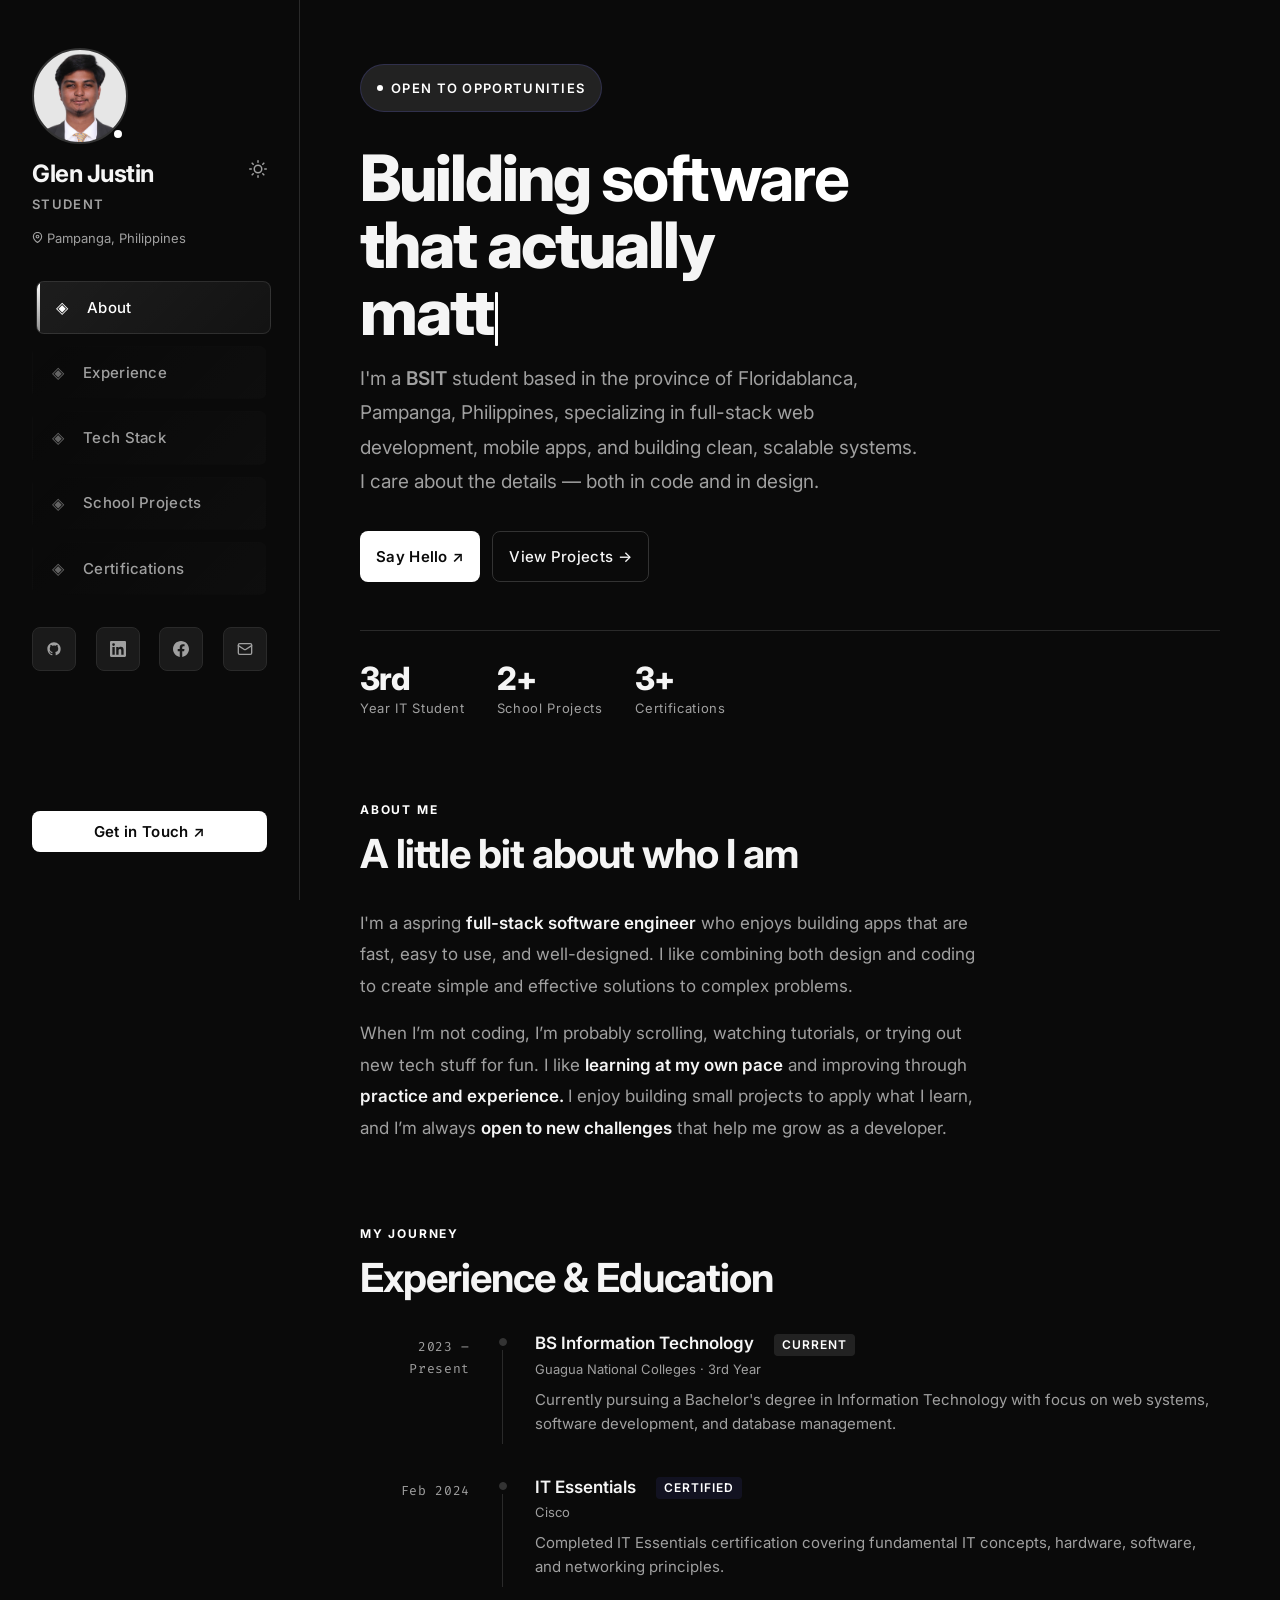
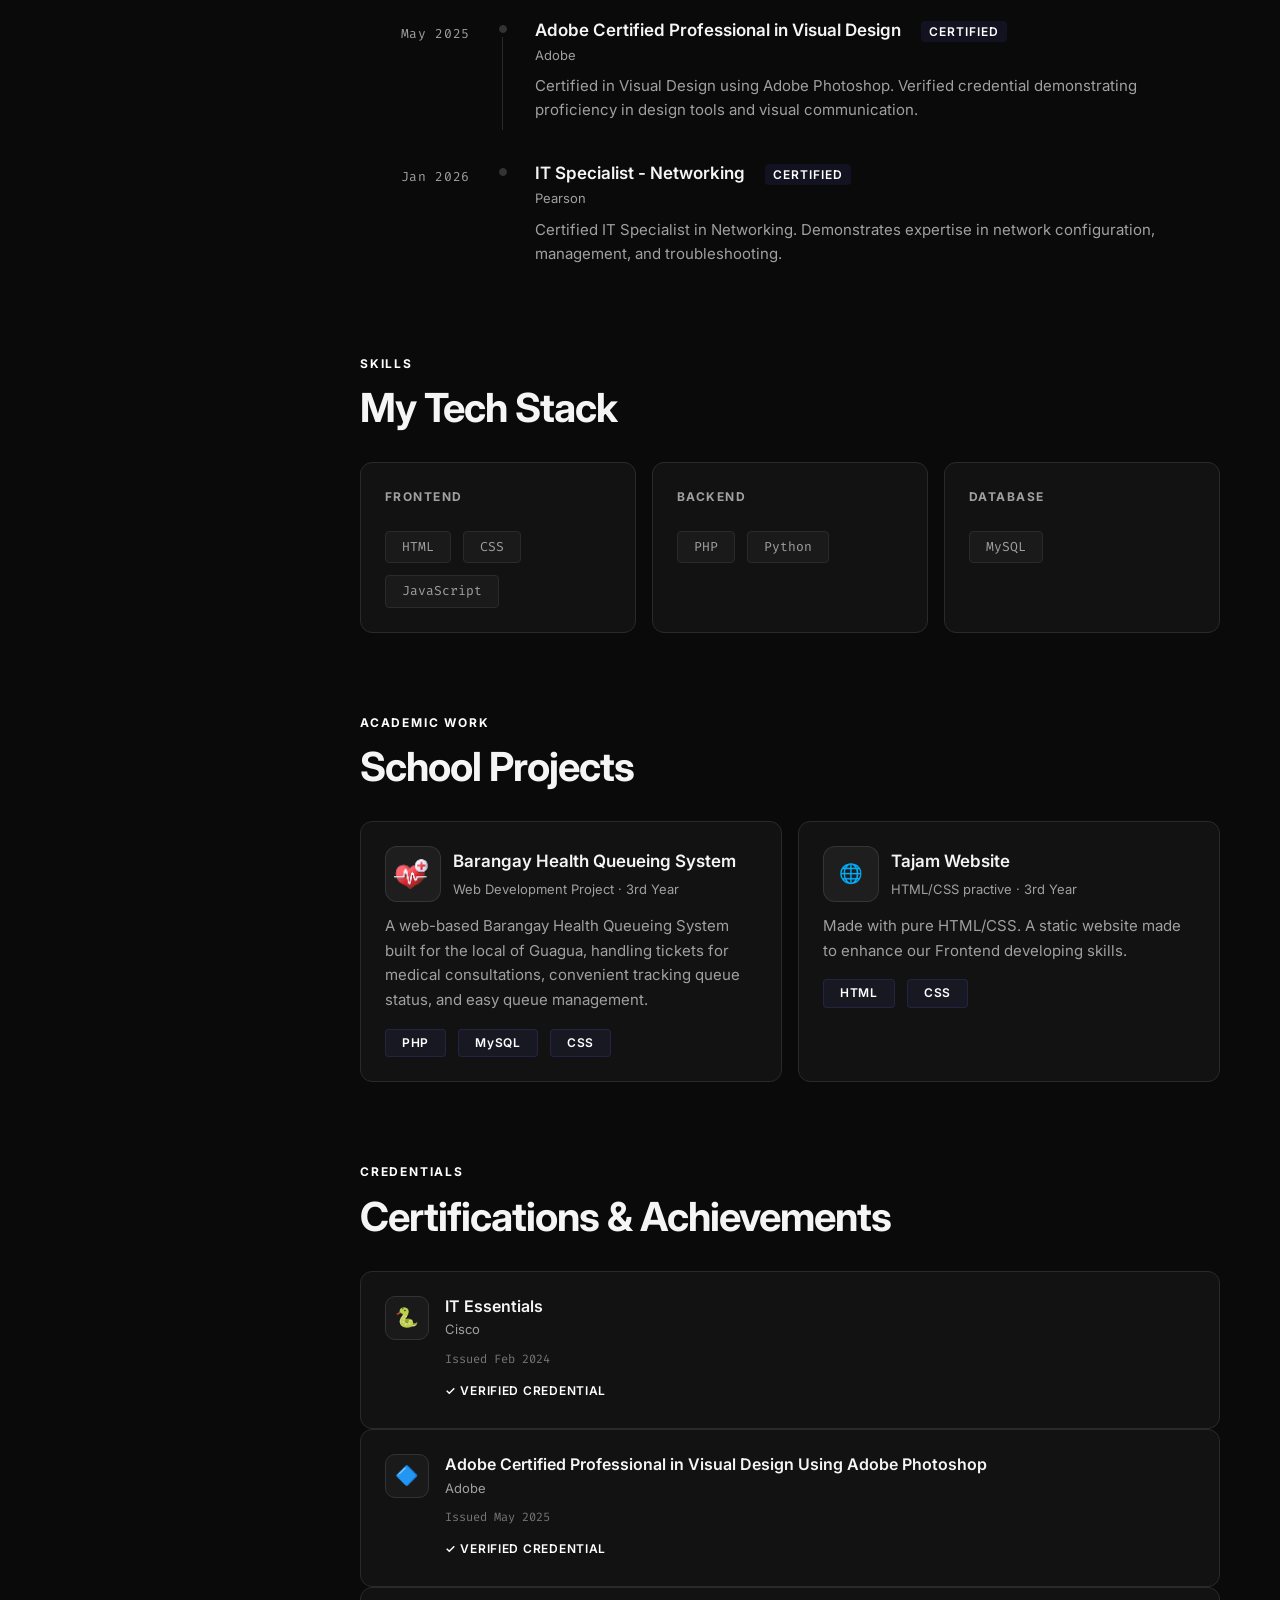
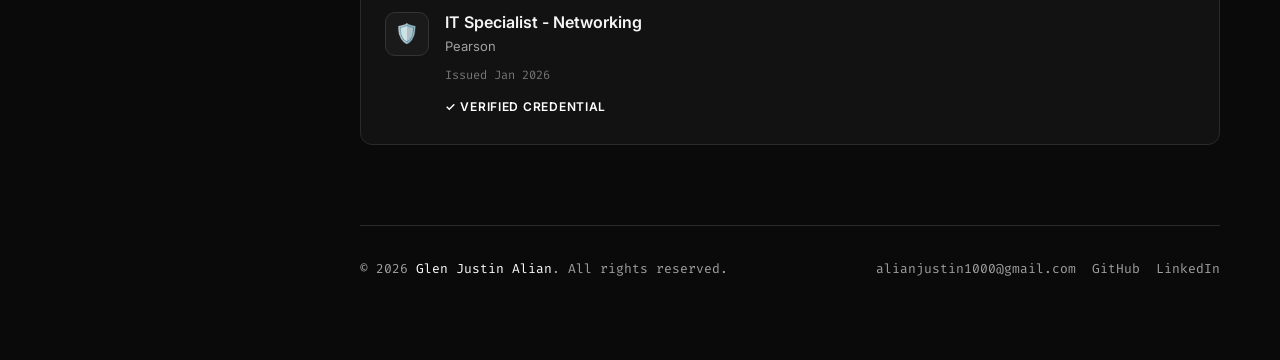
<file: index.html>
<!DOCTYPE html>
<html lang="en">

<head>
  <meta charset="UTF-8" />
  <meta name="viewport" content="width=device-width, initial-scale=1.0" />
  <title>Glen Justin — Software Engineer</title>
  <!-- Google Fonts -->
  <link rel="preconnect" href="https://fonts.googleapis.com" />
  <link rel="preconnect" href="https://fonts.gstatic.com" crossorigin />
  <link href="https://fonts.googleapis.com/css2?family=Inter:wght@400;500;600;700;800&family=Fira+Code:wght@400;500&display=swap" rel="stylesheet" />
  <!-- Main Stylesheet -->
  <link rel="stylesheet" href="./css/style.css" />
</head>

<body>
  <div class="layout">

    <!-- ====== SIDEBAR ====== -->
    <aside>
      <div class="sidebar-identity">
        <div class="avatar-wrap">
          <div class="avatar"></div>
          <div class="avatar-pulse"></div>
        </div>
        <div style="margin-top: 16px; display: flex; align-items: flex-start; justify-content: space-between; gap: 12px;">
          <div>
            <div class="sidebar-name">Glen Justin</div>
            <div class="sidebar-role">Student</div>
            <div class="sidebar-location">
              <svg width="11" height="11" viewBox="0 0 24 24" fill="none" stroke="currentColor" stroke-width="2.5" stroke-linecap="round" stroke-linejoin="round">
                <path d="M21 10c0 7-9 13-9 13s-9-6-9-13a9 9 0 0 1 18 0z" />
                <circle cx="12" cy="10" r="3" />
              </svg>
              Pampanga, Philippines
            </div>
          </div>
          <button id="theme-toggle" class="theme-toggle-icon" title="Toggle Dark/Light Mode" aria-label="Toggle theme">
            <svg width="18" height="18" viewBox="0 0 24 24" fill="none" stroke="currentColor" stroke-width="2" stroke-linecap="round" stroke-linejoin="round" class="sun-icon">
              <circle cx="12" cy="12" r="5"></circle>
              <line x1="12" y1="1" x2="12" y2="3"></line>
              <line x1="12" y1="21" x2="12" y2="23"></line>
              <line x1="4.22" y1="4.22" x2="5.64" y2="5.64"></line>
              <line x1="18.36" y1="18.36" x2="19.78" y2="19.78"></line>
              <line x1="1" y1="12" x2="3" y2="12"></line>
              <line x1="21" y1="12" x2="23" y2="12"></line>
              <line x1="4.22" y1="19.78" x2="5.64" y2="18.36"></line>
              <line x1="18.36" y1="5.64" x2="19.78" y2="4.22"></line>
            </svg>
            <svg width="18" height="18" viewBox="0 0 24 24" fill="none" stroke="currentColor" stroke-width="2" stroke-linecap="round" stroke-linejoin="round" class="moon-icon" style="display: none;">
              <path d="M21 12.79A9 9 0 1 1 11.21 3 7 7 0 0 0 21 12.79z"></path>
            </svg>
          </button>
        </div>
      </div>

      <nav>
        <a href="#about" class="active">
          <span class="nav-icon">◈</span> About
        </a>
        <a href="#experience">
          <span class="nav-icon">◈</span> Experience
        </a>
        <a href="#stack">
          <span class="nav-icon">◈</span> Tech Stack
        </a>
        <a href="#school-projects">
          <span class="nav-icon">◈</span> School Projects
        </a>
        <a href="#certifications">
          <span class="nav-icon">◈</span> Certifications
        </a>

      </nav>

      <div class="sidebar-social">
        <!-- GitHub -->
        <a href="https://github.com" class="social-link" title="GitHub" target="_blank">
          <svg width="16" height="16" viewBox="0 0 24 24" fill="currentColor">
            <path d="M12 2C6.477 2 2 6.477 2 12c0 4.418 2.865 8.166 6.839 9.489.5.09.682-.218.682-.484 0-.236-.009-.866-.014-1.699-2.782.603-3.369-1.342-3.369-1.342-.454-1.155-1.11-1.462-1.11-1.462-.908-.62.069-.608.069-.608 1.003.07 1.531 1.03 1.531 1.03.892 1.529 2.341 1.087 2.91.831.091-.646.349-1.086.635-1.336-2.22-.253-4.555-1.11-4.555-4.943 0-1.091.39-1.984 1.029-2.683-.103-.253-.446-1.27.098-2.647 0 0 .84-.269 2.75 1.025A9.578 9.578 0 0 1 12 6.836c.85.004 1.705.114 2.504.336 1.909-1.294 2.747-1.025 2.747-1.025.546 1.377.202 2.394.1 2.647.64.699 1.028 1.592 1.028 2.683 0 3.842-2.339 4.687-4.566 4.935.359.309.678.919.678 1.852 0 1.336-.012 2.415-.012 2.741 0 .269.18.579.688.481A10.019 10.019 0 0 0 22 12c0-5.523-4.477-10-10-10z" />
          </svg>
        </a>

        <!-- LinkedIn -->
        <a href="https://linkedin.com/in/justin-alian-25a67828b" class="social-link" title="LinkedIn" target="_blank">
        <svg width="16" height="16" viewBox="0 0 24 24" fill="currentColor">
            <path d="M20.447 20.452h-3.554v-5.569c0-1.328-.027-3.037-1.852-3.037-1.853 0-2.136 1.445-2.136 2.939v5.667H9.351V9h3.414v1.561h.046c.477-.9 1.637-1.85 3.37-1.85 3.601 0 4.267 2.37 4.267 5.455v6.286zM5.337 7.433a2.062 2.062 0 0 1-2.063-2.065 2.064 2.064 0 1 1 2.063 2.065zm1.782 13.019H3.555V9h3.564v11.452zM22.225 0H1.771C.792 0 0 .774 0 1.729v20.542C0 23.227.792 24 1.771 24h20.451C23.2 24 24 23.227 24 22.271V1.729C24 .774 23.2 0 22.222 0h.003z" />
        </svg>
        </a>

        <!-- Facebook -->
        <a href="https://www.facebook.com/Gnagmsmysymsyssusk6w6q6l84p7l7" class="social-link" title="Facebook" target="_blank">
          <svg width="16" height="16" viewBox="0 0 24 24" fill="currentColor">
            <path d="M24 12.073c0-6.627-5.373-12-12-12s-12 5.373-12 12c0 5.99 4.388 10.954 10.125 11.854v-8.385H7.078v-3.47h3.047V9.43c0-3.007 1.792-4.669 4.533-4.669 1.312 0 2.686.235 2.686.235v2.953H15.83c-1.491 0-1.956.925-1.956 1.874v2.25h3.328l-.532 3.47h-2.796v8.385C19.612 23.027 24 18.062 24 12.073z" />
          </svg>
        </a>

        <!-- Email -->
        <a href="mailto:alianjustin1000@gmail.com" class="social-link" title="Email">
          <svg width="16" height="16" viewBox="0 0 24 24" fill="none" stroke="currentColor" stroke-width="2" stroke-linecap="round" stroke-linejoin="round">
            <rect x="2" y="4" width="20" height="16" rx="2" />
            <path d="m22 7-8.97 5.7a1.94 1.94 0 0 1-2.06 0L2 7" />
          </svg>
        </a>
      </div>

      <a href="mailto:alianjustin1000@gmail.com" class="contact-btn">Get in Touch ↗</a>
    </aside>

    <!-- ====== MAIN CONTENT ====== -->
    <main>

      <!-- ===== HERO SECTION ===== -->
      <section id="about">
        <div class="hero-badge">
          <span></span> Open to Opportunities
        </div>

        <h1 class="hero-title fade-up fade-up-1">
          Building <span class="highlight">software</span><br />
          that actually<br />
          <span id="typed-text">matters.</span><span class="cursor"></span>
        </h1>

        <p class="hero-desc fade-up fade-up-2">
          I'm a <strong>BSIT</strong> student based in the province of Floridablanca, Pampanga, Philippines,
          specializing in full-stack web development, mobile apps, and building
          clean, scalable systems. I care about the details — both in code and in design.
        </p>

        <div class="hero-actions fade-up fade-up-3">
          <a href="mailto:alianjustin1000@gmail.com" class="btn-primary">Say Hello ↗</a>
          <a href="#school-projects" class="btn-secondary">View Projects →</a>
        </div>

        <div class="hero-stats fade-up fade-up-4">
          <div class="stat">
            <span class="stat-num">3rd</span>
            <span class="stat-label">Year IT Student</span>
          </div>
          <div class="stat">
            <span class="stat-num">2+</span>
            <span class="stat-label">School Projects</span>
          </div>
          <div class="stat">
            <span class="stat-num">3+</span>
            <span class="stat-label">Certifications</span>
          </div>
        </div>
      </section>

      <!-- ===== ABOUT SECTION ===== -->
      <section>
        <div class="section-label">About Me</div>
        <h2 class="section-title">A little bit about <em>who I am</em></h2>

        <p class="about-text">
          I'm a aspring <strong>full-stack software engineer</strong> who enjoys building apps that are fast, easy to use, and well-designed. I like combining both design and coding to create simple and effective solutions to complex problems.
        </p>
        <p class="about-text">
          When I’m not coding, I’m probably scrolling, watching tutorials, or trying out new tech stuff for fun. 
          I like <strong>learning at my own pace</strong> and improving through <strong>practice and experience. </strong>
          I enjoy building small projects to apply what I learn, and I’m always <strong>open to new challenges</strong> that help me grow as a developer.
        </p>
      </section>

      <!-- ===== EXPERIENCE SECTION ===== -->
      <section id="experience">
        <div class="section-label">My Journey</div>
        <h2 class="section-title">Experience & Education</h2>

        <div class="timeline">
          <div class="timeline-item">
            <div class="tl-year">2023 – Present</div>
            <div class="tl-line">
              <div class="tl-dot"></div>
              <div class="tl-connector"></div>
            </div>
            <div class="tl-content">
              <div class="tl-title">BS Information Technology <span class="tl-tag work">Current</span></div>
              <div class="tl-org">Guagua National Colleges · 3rd Year</div>
              <div class="tl-desc">Currently pursuing a Bachelor's degree in Information Technology with focus on web systems, software development, and database management.</div>
            </div>
          </div>

          <div class="timeline-item">
            <div class="tl-year">Feb 2024</div>
            <div class="tl-line">
              <div class="tl-dot"></div>
              <div class="tl-connector"></div>
            </div>
            <div class="tl-content">
              <div class="tl-title">IT Essentials <span class="tl-tag edu">Certified</span></div>
              <div class="tl-org">Cisco</div>
              <div class="tl-desc">Completed IT Essentials certification covering fundamental IT concepts, hardware, software, and networking principles.</div>
            </div>
          </div>

          <div class="timeline-item">
            <div class="tl-year">May 2025</div>
            <div class="tl-line">
              <div class="tl-dot"></div>
              <div class="tl-connector"></div>
            </div>
            <div class="tl-content">
              <div class="tl-title">Adobe Certified Professional in Visual Design <span class="tl-tag edu">Certified</span></div>
              <div class="tl-org">Adobe</div>
              <div class="tl-desc">Certified in Visual Design using Adobe Photoshop. Verified credential demonstrating proficiency in design tools and visual communication.</div>
            </div>
          </div>

          <div class="timeline-item">
            <div class="tl-year">Jan 2026</div>
            <div class="tl-line">
              <div class="tl-dot"></div>
            </div>
            <div class="tl-content">
              <div class="tl-title">IT Specialist - Networking <span class="tl-tag edu">Certified</span></div>
              <div class="tl-org">Pearson</div>
              <div class="tl-desc">Certified IT Specialist in Networking. Demonstrates expertise in network configuration, management, and troubleshooting.</div>
            </div>
          </div>
        </div>
      </section>

      <!-- ===== TECH STACK SECTION ===== -->
      <section id="stack">
        <div class="section-label">Skills</div>
        <h2 class="section-title">My Tech <em>Stack</em></h2>

        <div class="stack-grid">
          <div class="stack-card">
            <div class="stack-card-label">Frontend</div>
            <div class="tag-list">
              <span class="tech-tag">HTML</span>
              <span class="tech-tag">CSS</span>
              <span class="tech-tag">JavaScript</span>
            </div>
          </div>
          <div class="stack-card">
            <div class="stack-card-label">Backend</div>
            <div class="tag-list">
              <span class="tech-tag">PHP</span>
              <span class="tech-tag">Python</span>
            </div>
          </div>
          <div class="stack-card">
            <div class="stack-card-label">Database</div>
            <div class="tag-list">
              <span class="tech-tag">MySQL</span>
            </div>
          </div>
        </div>
      </section>

      <!-- ===== SCHOOL PROJECTS SECTION ===== -->
      <section id="school-projects">
        <div class="section-label">Academic Work</div>
        <h2 class="section-title">School <em>Projects</em></h2>

        <div class="school-grid">
          <a href="https://barangay-health.is-great.net" class="school-card" target="_blank" rel="noopener noreferrer">
            <div class="school-card-head">
              <div class="school-icon"><img src="./assets/images/logo.png" alt="Health Icon" style="width: 100%; height: 100%; object-fit: contain;"></div>
              <div>
                <div class="school-name">Barangay Health Queueing System</div>
                <div class="school-course">Web Development Project · 3rd Year</div>
              </div>
            </div>
            <div class="school-desc">A web-based Barangay Health Queueing System built for the local of Guagua, handling tickets for medical consultations, convenient tracking queue status, and easy queue management.</div>
            <div class="project-tags">
              <span class="school-tag">PHP</span>
              <span class="school-tag">MySQL</span>
              <span class="school-tag">CSS</span>
            </div>
          </a>

          <a href="https://sampletajam101.netlify.app/" class="school-card" target="_blank" rel="noopener noreferrer">
            <div class="school-card-head">
              <div class="school-icon">🌐</div>
              <div>
                <div class="school-name">Tajam Website</div>
                <div class="school-course">HTML/CSS practive · 3rd Year</div>
              </div>
            </div>
            <div class="school-desc">Made with pure HTML/CSS. A static website made to enhance our Frontend developing skills.</div>
            <div class="project-tags">
              <span class="school-tag">HTML</span>
              <span class="school-tag">CSS</span>
            </div>
          </a>
        </div>
      </section>

      <!-- ===== CERTIFICATIONS SECTION ===== -->
      <section id="certifications">
        <div class="section-label">Credentials</div>
        <h2 class="section-title">Certifications & <em></em>Achievements</em></h2>

          <a href="https://www.credly.com/badges/69ab3f94-0c6a-47fb-a7f2-7959ffdc0699/public_url" class="cert-card" target="_blank">
            <div class="cert-badge">🐍</div>
            <div class="cert-info">
              <div class="cert-name">IT Essentials</div>
              <div class="cert-issuer">Cisco</div>
              <div class="cert-date">Issued Feb 2024</div>
              <div class="cert-verify">✓ Verified Credential</div>
            </div>
          </a>


          <a href="https://www.credly.com/badges/f66df8d1-0dec-43fe-9e85-20c51ef3c8db/public_url" class="cert-card" target="_blank">
            <div class="cert-badge">🔷</div>
            <div class="cert-info">
              <div class="cert-name">Adobe Certified Professional in Visual Design Using Adobe Photoshop</div>
              <div class="cert-issuer">Adobe</div>
              <div class="cert-date">Issued May 2025</div>
              <div class="cert-verify">✓ Verified Credential</div>
            </div>
          </a>

          
          <a href="https://www.credly.com/badges/20f2c07c-5334-432f-9167-286b51dc03f2/public_url" class="cert-card" target="_blank">
            <div class="cert-badge">🛡️</div>
            <div class="cert-info">
              <div class="cert-name">IT Specialist - Networking</div>
              <div class="cert-issuer">Pearson</div>
              <div class="cert-date">Issued Jan 2026</div>
              <div class="cert-verify">✓ Verified Credential</div>
            </div>
          </a>
      </section>

      

      <!-- ===== FOOTER ===== -->
      <footer>
        <div class="footer-copy">© 2026 <span>Glen Justin Alian</span>. All rights reserved.</div>
        <div class="footer-copy" style="display: flex; gap: 16px;">
          <a href="mailto:alianjustin1000@gmail.com">alianjustin1000@gmail.com</a>
          <a href="https://github.com/knotisht" target="_blank">GitHub</a>
          <a href="https://linkedin.com/in/justin-alian-25a67828b" target="_blank">LinkedIn</a>
        </div>
      </footer>

    </main>
  </div>

  <!-- Scripts -->
  <script src="./js/app.js"></script>
  <script src="./js/typed-hero.js"></script>
  <script src="./js/active-nav.js"></script>
  <script>
    // Theme Toggle
    const themeToggle = document.getElementById('theme-toggle');
    const sunIcon = themeToggle.querySelector('.sun-icon');
    const moonIcon = themeToggle.querySelector('.moon-icon');
    const html = document.documentElement;

    // Check for saved theme preference or default to dark mode
    const currentTheme = localStorage.getItem('theme') || 'dark';
    if (currentTheme === 'light') {
      html.classList.add('light-mode');
      sunIcon.style.display = 'none';
      moonIcon.style.display = 'block';
    }

    // Toggle theme
    themeToggle.addEventListener('click', () => {
      html.classList.toggle('light-mode');
      const isLight = html.classList.contains('light-mode');
      localStorage.setItem('theme', isLight ? 'light' : 'dark');
      
      // Toggle icons
      sunIcon.style.display = isLight ? 'none' : 'block';
      moonIcon.style.display = isLight ? 'block' : 'none';
    });
  </script>
</body>

</html>
</file>
<file: css/style.css>
/* ============================================================
   MAIN STYLESHEET
   Imports all CSS modules
   ============================================================ */

/* Theme & Variables */
@import url('./_variables.css');

/* Reset & Base */
@import url('./_reset.css');
@import url('./_typography.css');

/* Layout */
@import url('./layout/_grid.css');
@import url('./layout/_sidebar.css');
@import url('./layout/_main.css');

/* Components */
@import url('./components/_buttons.css');
@import url('./components/_cards.css');
@import url('./components/_tags.css');
@import url('./components/_nav.css');

/* Sections */
@import url('./sections/_hero.css');
@import url('./sections/_about.css');
@import url('./sections/_experience.css');
@import url('./sections/_tech-stack.css');
@import url('./sections/_projects.css');
@import url('./sections/_certifications.css');
@import url('./sections/_recommendations.css');

/* Additional */
@import url('./_animations.css');
@import url('./_footer.css');
@import url('./_responsive.css');

/* Google Fonts */
@import url('https://fonts.googleapis.com/css2?family=Bricolage+Grotesque:opsz,wght@12..96,400;12..96,500;12..96,600;12..96,700;12..96,800&family=Instrument+Sans:ital,wght@0,400;0,500;0,600;0,700;1,400&family=Geist+Mono:wght@400;500&display=swap');
</file>
